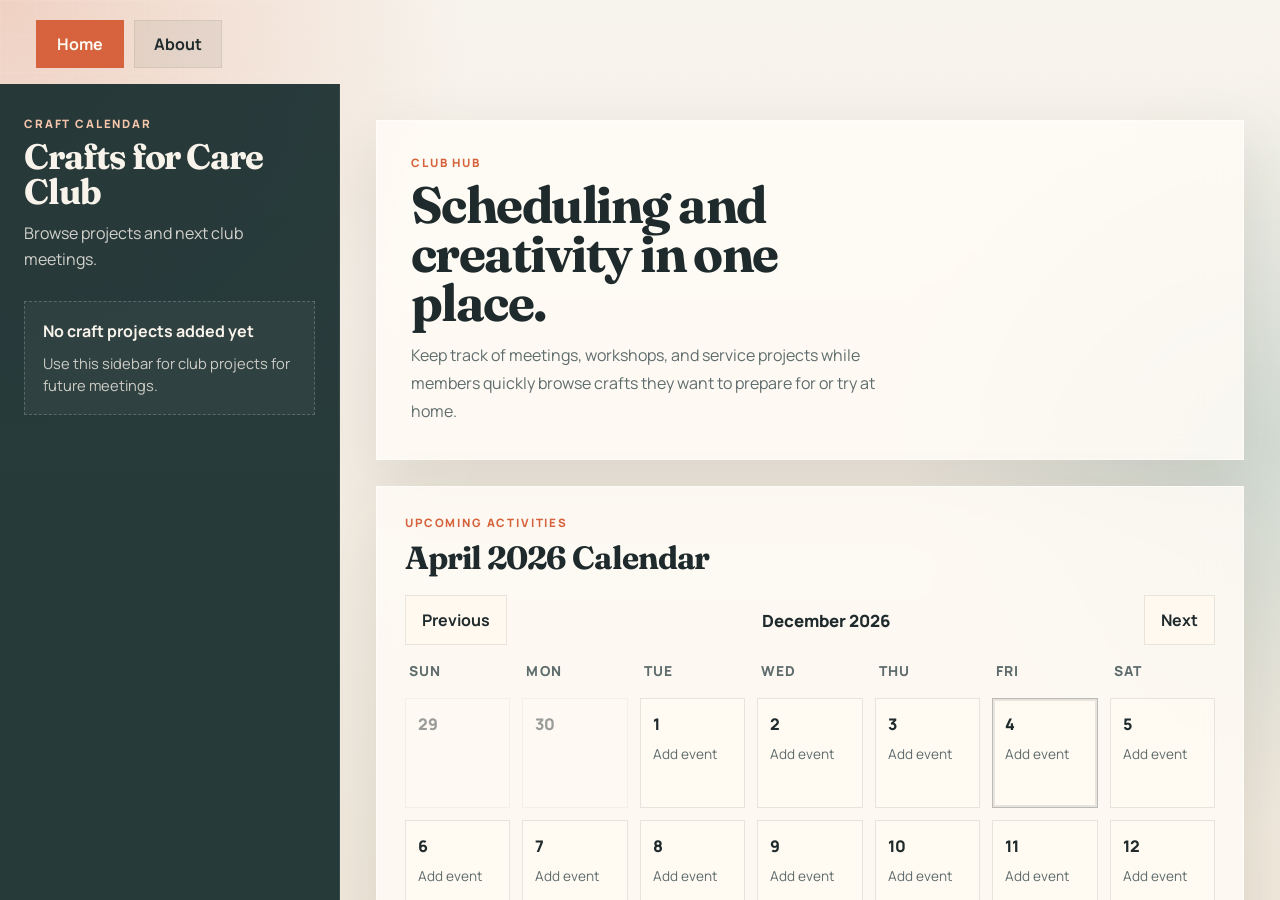
<file: CraftsforCare/index.html>
<!DOCTYPE html>
<html lang="en">
<head>
  <meta charset="UTF-8">
  <meta name="viewport" content="width=device-width, initial-scale=1.0">
  <title>Crafts for Care Club</title>
  <link rel="preconnect" href="https://fonts.googleapis.com">
  <link rel="preconnect" href="https://fonts.gstatic.com" crossorigin>
  <link href="https://fonts.googleapis.com/css2?family=Fraunces:wght@600;700&family=Manrope:wght@400;500;600;700;800&display=swap" rel="stylesheet">
  <link rel="stylesheet" href="styles.css">
</head>
<body>
  <header class="site-header">
    <nav class="site-nav site-nav--top" aria-label="Site navigation">
      <a class="site-nav__link is-active" href="index.html">Home</a>
      <a class="site-nav__link" href="about.html">About</a>
    </nav>
  </header>

  <div class="page-shell">
    <aside class="sidebar">
      <div class="sidebar__header">
        <p class="eyebrow">Craft Calendar</p>
        <h1>Crafts for Care Club</h1>
        <p class="sidebar__intro">
          Browse projects and next club meetings.
        </p>
      </div>

      <div class="craft-list" aria-label="Craft projects">
        <div class="craft-empty">
          <strong>No craft projects added yet</strong>
          <span>Use this sidebar for club projects for future meetings.</span>
        </div>
      </div>
    </aside>

    <main class="main-content">
      <section class="hero">
        <div>
          <p class="eyebrow">Club Hub</p>
          <h2>Scheduling and creativity in one place.</h2>
          <p class="hero__text">
            Keep track of meetings, workshops, and service projects while members quickly browse crafts they want to prepare for or try at home.
          </p>
        </div>
      </section>

      <section class="calendar-panel" aria-labelledby="calendar-title">
        <div class="panel-heading">
          <div>
            <p class="eyebrow">Upcoming Activities</p>
            <h3 id="calendar-title">April 2026 Calendar</h3>
          </div>
        </div>

        <div class="calendar-toolbar">
          <button type="button" class="calendar-nav" id="prevMonth" aria-label="Previous month">Previous</button>
          <p class="calendar-month" id="monthLabel">April 2026</p>
          <button type="button" class="calendar-nav" id="nextMonth" aria-label="Next month">Next</button>
        </div>

        <div class="calendar-grid" id="calendarGrid" role="grid" aria-label="Interactive club calendar"></div>

        <div class="calendar-management">
          <article class="event-detail" id="eventDetail" aria-live="polite">
            <p class="event-detail__eyebrow">Selected date</p>
            <h4>No event yet</h4>
            <p class="event-detail__meta">Choose a day and add your own meeting, workshop, or service activity.</p>
            <p class="event-detail__text">
              Events you create stay in this browser so the club leader can keep the calendar up to date without editing the code.
            </p>
          </article>

          <form class="event-form" id="eventForm">
            <div class="event-form__header">
              <p class="eyebrow">Plan Calendar</p>
              <h4 id="formTitle">Plan event for selected date</h4>
            </div>

            <label>
              Event title
              <input type="text" id="eventTitle" name="title" placeholder="Club meeting or workshop name" required>
            </label>

            <label>
              Time
              <input type="text" id="eventTime" name="time" placeholder="3:30 PM">
            </label>

            <label>
              Location
              <input type="text" id="eventLocation" name="location" placeholder="Room, hall, or campus area">
            </label>

            <label>
              Description
              <textarea id="eventDescription" name="description" rows="4" placeholder="What will members be doing?"></textarea>
            </label>

            <div class="event-form__actions">
              <button type="submit" class="button button--primary">Save event</button>
              <button type="button" class="button button--secondary" id="deleteEvent">Remove event</button>
            </div>
          </form>
        </div>
      </section>

      <section class="comments-panel" aria-labelledby="comments-title">
        <div class="panel-heading">
          <div>
            <p class="eyebrow">Community Comments</p>
            <h3 id="comments-title">Notes From Club Members</h3>
          </div>
        </div>

        <div class="comments-layout">
          <form class="comment-form" id="commentForm">
            <label>
              Name
              <input type="text" id="commentName" name="name" placeholder="Your name" required>
            </label>

            <label>
              Comment
              <textarea id="commentText" name="comment" rows="5" placeholder="Share an idea, reminder, or update for the club." required></textarea>
            </label>

            <div class="event-form__actions">
              <button type="submit" class="button button--primary">Post comment</button>
            </div>
          </form>

          <div class="comment-list" id="commentList" aria-live="polite">
            <article class="comment-empty" id="commentEmpty">
              <strong>No comments yet</strong>
              <span>Club members can leave reminders, ideas, and feedback here.</span>
            </article>
          </div>
        </div>
      </section>
    </main>
  </div>

  <script src="script.js"></script>
</body>
</html>
</file>
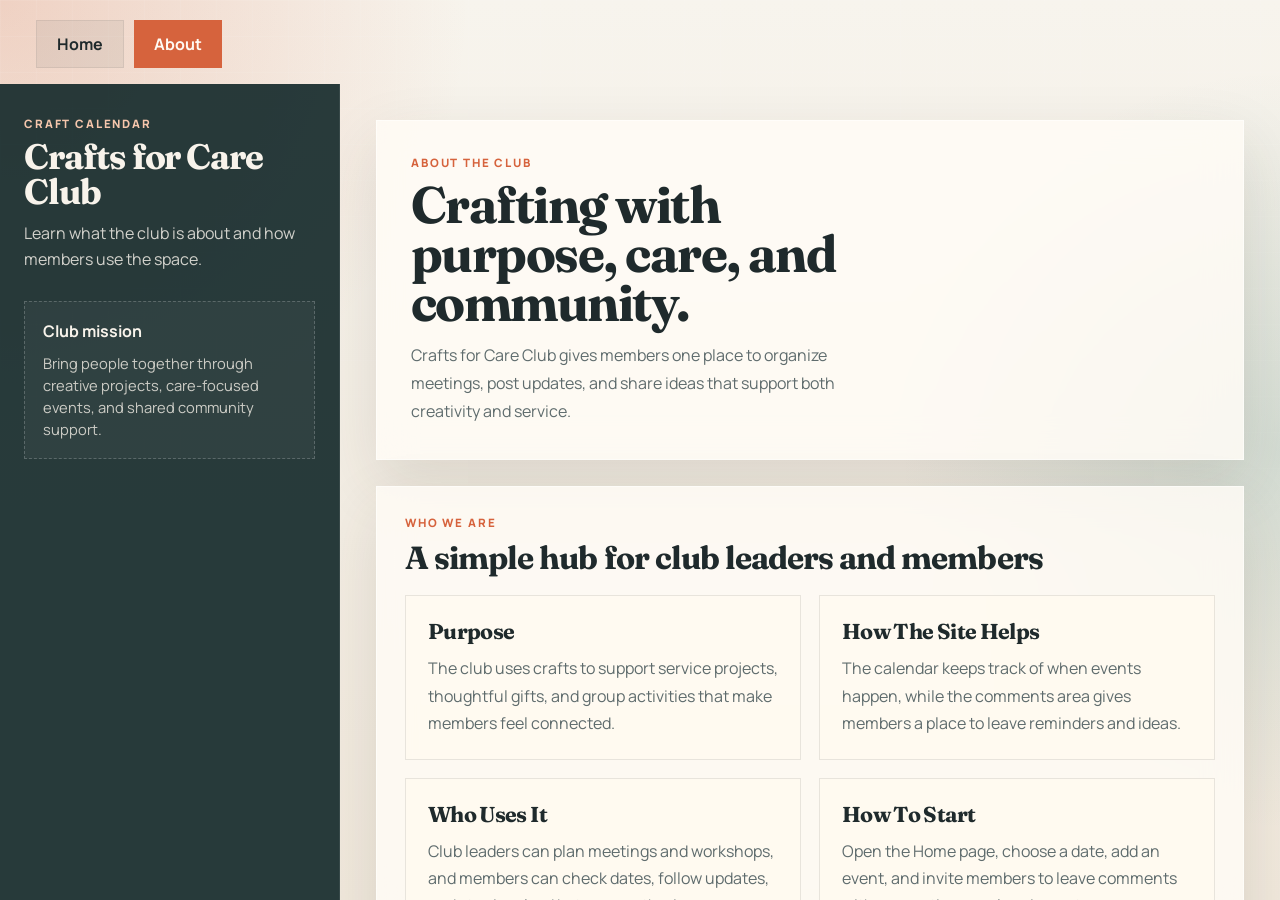
<file: CraftsforCare/about.html>
<!DOCTYPE html>
<html lang="en">
<head>
  <meta charset="UTF-8">
  <meta name="viewport" content="width=device-width, initial-scale=1.0">
  <title>About | Crafts for Care Club</title>
  <link rel="preconnect" href="https://fonts.googleapis.com">
  <link rel="preconnect" href="https://fonts.gstatic.com" crossorigin>
  <link href="https://fonts.googleapis.com/css2?family=Fraunces:wght@600;700&family=Manrope:wght@400;500;600;700;800&display=swap" rel="stylesheet">
  <link rel="stylesheet" href="styles.css">
</head>
<body>
  <header class="site-header">
    <nav class="site-nav site-nav--top" aria-label="Site navigation">
      <a class="site-nav__link" href="index.html">Home</a>
      <a class="site-nav__link is-active" href="about.html">About</a>
    </nav>
  </header>

  <div class="page-shell">
    <aside class="sidebar">
      <div class="sidebar__header">
        <p class="eyebrow">Craft Calendar</p>
        <h1>Crafts for Care Club</h1>
        <p class="sidebar__intro">
          Learn what the club is about and how members use the space.
        </p>
      </div>

      <div class="craft-list">
        <div class="craft-empty">
          <strong>Club mission</strong>
          <span>Bring people together through creative projects, care-focused events, and shared community support.</span>
        </div>
      </div>
    </aside>

    <main class="main-content">
      <header class="hero">
        <div>
          <p class="eyebrow">About The Club</p>
          <h2>Crafting with purpose, care, and community.</h2>
          <p class="hero__text">
            Crafts for Care Club gives members one place to organize meetings, post updates, and share ideas that support both creativity and service.
          </p>
        </div>
      </header>

      <section class="comments-panel about-panel" aria-labelledby="about-title">
        <div class="panel-heading">
          <div>
            <p class="eyebrow">Who We Are</p>
            <h3 id="about-title">A simple hub for club leaders and members</h3>
          </div>
        </div>

        <div class="about-grid">
          <article class="about-card">
            <h4>Purpose</h4>
            <p>The club uses crafts to support service projects, thoughtful gifts, and group activities that make members feel connected.</p>
          </article>

          <article class="about-card">
            <h4>How The Site Helps</h4>
            <p>The calendar keeps track of when events happen, while the comments area gives members a place to leave reminders and ideas.</p>
          </article>

          <article class="about-card">
            <h4>Who Uses It</h4>
            <p>Club leaders can plan meetings and workshops, and members can check dates, follow updates, and stay involved between gatherings.</p>
          </article>

          <article class="about-card">
            <h4>How To Start</h4>
            <p>Open the Home page, choose a date, add an event, and invite members to leave comments with suggestions or planning notes.</p>
          </article>
        </div>
      </section>
    </main>
  </div>
</body>
</html>
</file>
<file: CraftsforCare/styles.css>
:root {
  --bg: #f6f2ea;
  --panel: rgba(255, 252, 246, 0.84);
  --panel-strong: #fffaf1;
  --ink: #1f2a2c;
  --muted: #5f6c6d;
  --line: rgba(31, 42, 44, 0.1);
  --accent: #d6633d;
  --accent-soft: #f5c6ac;
  --teal: #2f7f79;
  --gold: #c49b3a;
  --service: #b5554b;
  --shadow: 0 24px 60px rgba(55, 46, 30, 0.12);
  --header-offset: 84px;
}

* {
  box-sizing: border-box;
}

html {
  height: 100%;
  scroll-behavior: smooth;
}

body {
  height: 100%;
  margin: 0;
  overflow: hidden;
  font-family: "Manrope", sans-serif;
  color: var(--ink);
  background:
    radial-gradient(circle at top left, rgba(214, 99, 61, 0.24), transparent 30%),
    radial-gradient(circle at right center, rgba(47, 127, 121, 0.16), transparent 28%),
    linear-gradient(180deg, #f7f4ed 0%, #f0e8dc 100%);
}

body::before {
  content: "";
  position: fixed;
  inset: 0;
  pointer-events: none;
  background-image:
    linear-gradient(rgba(255, 255, 255, 0.16) 1px, transparent 1px),
    linear-gradient(90deg, rgba(255, 255, 255, 0.14) 1px, transparent 1px);
  background-size: 36px 36px;
  mask-image: linear-gradient(180deg, rgba(0, 0, 0, 0.5), transparent 85%);
}

.site-header {
  position: relative;
  z-index: 2;
  height: var(--header-offset);
  padding: 20px 36px 0;
}

.page-shell {
  display: flex;
  height: calc(100vh - var(--header-offset));
}

.sidebar {
  position: fixed;
  top: var(--header-offset);
  left: 0;
  width: 340px;
  height: calc(100vh - var(--header-offset));
  padding: 32px 24px;
  overflow-y: auto;
  background: rgba(22, 43, 44, 0.92);
  color: #f8f3eb;
  border-right: 1px solid rgba(255, 255, 255, 0.08);
}

.sidebar__header h1,
.hero h2,
.panel-heading h3,
.event-detail h4 {
  font-family: "Fraunces", serif;
  letter-spacing: -0.03em;
}

.sidebar__header h1 {
  margin: 8px 0 12px;
  font-size: 2.2rem;
  line-height: 1;
}

.sidebar__intro {
  margin: 0;
  color: rgba(248, 243, 235, 0.82);
  line-height: 1.6;
}

.eyebrow {
  margin: 0;
  text-transform: uppercase;
  letter-spacing: 0.16em;
  font-size: 0.72rem;
  font-weight: 800;
  color: var(--accent);
}

.sidebar .eyebrow {
  color: var(--accent-soft);
}

.site-nav {
  display: flex;
  gap: 10px;
  margin-top: 24px;
  margin-bottom: 10px;
}

.site-nav--top {
  margin-top: 0;
  margin-bottom: 20px;
}

.site-nav__link {
  display: inline-flex;
  align-items: center;
  justify-content: center;
  min-width: 88px;
  padding: 0.75rem 1rem;
  border-radius: 0;
  text-decoration: none;
  color: #f8f3eb;
  background: rgba(255, 255, 255, 0.08);
  border: 1px solid rgba(255, 255, 255, 0.08);
  font-weight: 700;
  transition: background 180ms ease, transform 180ms ease, border-color 180ms ease;
}

.site-nav__link:hover,
.site-nav__link:focus-visible {
  background: rgba(255, 255, 255, 0.14);
  border-color: rgba(245, 198, 172, 0.44);
  transform: translateY(-1px);
  outline: none;
}

.site-nav__link.is-active {
  background: var(--accent);
  border-color: transparent;
}

.site-nav--top .site-nav__link {
  color: var(--ink);
  background: rgba(31, 42, 44, 0.06);
  border-color: rgba(31, 42, 44, 0.08);
}

.site-nav--top .site-nav__link:hover,
.site-nav--top .site-nav__link:focus-visible {
  background: rgba(31, 42, 44, 0.1);
  border-color: rgba(214, 99, 61, 0.44);
}

.site-nav--top .site-nav__link.is-active {
  color: #fffaf4;
  background: var(--accent);
  border-color: transparent;
}

.craft-list {
  display: grid;
  gap: 14px;
  margin-top: 28px;
}

.craft-card {
  display: grid;
  gap: 8px;
  padding: 16px;
  text-decoration: none;
  color: inherit;
  border: 1px solid rgba(255, 255, 255, 0.08);
  border-radius: 0;
  background: rgba(255, 255, 255, 0.06);
  transition: transform 180ms ease, border-color 180ms ease, background 180ms ease;
}

.craft-card:hover,
.craft-card:focus-visible {
  transform: translateY(-2px);
  border-color: rgba(245, 198, 172, 0.44);
  background: rgba(255, 255, 255, 0.1);
  outline: none;
}

.craft-empty {
  display: grid;
  gap: 10px;
  padding: 18px;
  border: 1px dashed rgba(255, 255, 255, 0.2);
  border-radius: 0;
  background: rgba(255, 255, 255, 0.04);
}

.craft-empty strong {
  font-size: 1rem;
}

.craft-empty span {
  color: rgba(248, 243, 235, 0.78);
  font-size: 0.92rem;
  line-height: 1.5;
}

.craft-card strong {
  font-size: 1rem;
}

.craft-card span:last-child {
  color: rgba(248, 243, 235, 0.78);
  font-size: 0.92rem;
  line-height: 1.5;
}

.craft-card__difficulty,
.tag {
  display: inline-flex;
  align-items: center;
  width: fit-content;
  border-radius: 0;
  padding: 0.3rem 0.75rem;
  font-size: 0.74rem;
  font-weight: 800;
  text-transform: uppercase;
  letter-spacing: 0.08em;
}

.easy {
  background: rgba(126, 197, 163, 0.18);
  color: #20654a;
}

.medium {
  background: rgba(196, 155, 58, 0.2);
  color: #765611;
}

.advanced {
  background: rgba(181, 85, 75, 0.18);
  color: #8a2f25;
}

.sidebar .easy {
  background: rgba(126, 197, 163, 0.22);
  color: #b9f4d7;
}

.sidebar .medium {
  background: rgba(196, 155, 58, 0.22);
  color: #ffe49e;
}

.sidebar .advanced {
  background: rgba(181, 85, 75, 0.22);
  color: #ffc1b8;
}

.main-content {
  margin-left: 340px;
  width: calc(100% - 340px);
  height: calc(100vh - var(--header-offset));
  overflow-y: auto;
  padding: 36px;
}

.hero,
.calendar-panel,
.comments-panel {
  background: var(--panel);
  backdrop-filter: blur(18px);
  border: 1px solid rgba(255, 255, 255, 0.5);
  border-radius: 0;
  box-shadow: var(--shadow);
}

.hero {
  display: grid;
  grid-template-columns: 1.4fr 0.9fr;
  gap: 24px;
  padding: 34px;
  margin-bottom: 26px;
}

.hero h2 {
  margin: 10px 0 14px;
  font-size: clamp(2rem, 4vw, 3.6rem);
  line-height: 0.96;
}

.hero__text {
  max-width: 62ch;
  margin: 0;
  color: var(--muted);
  line-height: 1.75;
}

.hero__stats {
  display: grid;
  gap: 14px;
}

.hero__stats div {
  display: grid;
  gap: 4px;
  padding: 18px 20px;
  border-radius: 0;
  background: var(--panel-strong);
  border: 1px solid var(--line);
}

.hero__stats strong {
  font-size: 2rem;
  font-weight: 800;
}

.hero__stats span {
  color: var(--muted);
}

.calendar-panel,
.comments-panel {
  padding: 28px;
}

.calendar-panel {
  margin-bottom: 26px;
}

.panel-heading {
  display: flex;
  justify-content: space-between;
  align-items: end;
  gap: 18px;
  margin-bottom: 18px;
}

.panel-heading h3 {
  margin: 8px 0 0;
  font-size: 2rem;
}

.dot {
  width: 10px;
  height: 10px;
  border-radius: 0;
  display: inline-block;
}

.dot.workshop {
  background: var(--accent);
}

.dot.meeting {
  background: var(--teal);
}

.dot.service {
  background: var(--service);
}

.calendar-toolbar {
  display: flex;
  align-items: center;
  justify-content: space-between;
  gap: 12px;
  margin-bottom: 16px;
}

.calendar-month {
  margin: 0;
  font-size: 1.05rem;
  font-weight: 800;
}

.calendar-nav {
  border: 1px solid var(--line);
  background: #fff9f0;
  color: var(--ink);
  border-radius: 0;
  padding: 0.8rem 1rem;
  font: inherit;
  font-weight: 700;
  cursor: pointer;
  transition: transform 180ms ease, background 180ms ease;
}

.calendar-nav:hover,
.calendar-nav:focus-visible {
  transform: translateY(-1px);
  background: #fff2df;
  outline: none;
}

.calendar-grid {
  display: grid;
  grid-template-columns: repeat(7, minmax(0, 1fr));
  gap: 12px;
}

.calendar-grid__weekday {
  padding: 0 4px 6px;
  font-size: 0.86rem;
  font-weight: 800;
  text-transform: uppercase;
  letter-spacing: 0.08em;
  color: var(--muted);
}

.calendar-day {
  min-height: 110px;
  padding: 14px 12px;
  border-radius: 0;
  border: 1px solid var(--line);
  background: rgba(255, 250, 241, 0.86);
  text-align: left;
  display: grid;
  align-content: start;
  gap: 10px;
  color: var(--ink);
  font: inherit;
}

button.calendar-day {
  cursor: pointer;
  transition: transform 180ms ease, border-color 180ms ease, box-shadow 180ms ease;
}

button.calendar-day:hover,
button.calendar-day:focus-visible {
  transform: translateY(-2px);
  border-color: rgba(214, 99, 61, 0.4);
  box-shadow: 0 14px 28px rgba(112, 89, 55, 0.12);
  outline: none;
}

.calendar-day__number {
  font-size: 1rem;
  font-weight: 800;
}

.calendar-day__label {
  display: block;
  font-size: 0.85rem;
  line-height: 1.35;
  color: var(--muted);
}

.calendar-day.has-workshop {
  background: linear-gradient(180deg, rgba(214, 99, 61, 0.11), rgba(255, 250, 241, 0.92));
}

.calendar-day.has-meeting {
  background: linear-gradient(180deg, rgba(47, 127, 121, 0.11), rgba(255, 250, 241, 0.92));
}

.calendar-day.has-service {
  background: linear-gradient(180deg, rgba(181, 85, 75, 0.11), rgba(255, 250, 241, 0.92));
}

.calendar-day.is-selected {
  border-color: rgba(31, 42, 44, 0.3);
  box-shadow: inset 0 0 0 2px rgba(31, 42, 44, 0.1);
}

.calendar-day.is-muted {
  opacity: 0.45;
}

.event-detail {
  margin-top: 20px;
  padding: 20px 22px;
  border-radius: 0;
  background: #fff9f0;
  border: 1px solid var(--line);
}

.calendar-management {
  display: grid;
  grid-template-columns: minmax(0, 0.95fr) minmax(0, 1.05fr);
  gap: 18px;
  margin-top: 20px;
}

.calendar-management .event-detail {
  margin-top: 0;
}

.event-detail__eyebrow {
  margin: 0 0 8px;
  text-transform: uppercase;
  letter-spacing: 0.12em;
  font-size: 0.72rem;
  font-weight: 800;
  color: var(--accent);
}

.event-detail h4 {
  margin: 0 0 8px;
  font-size: 1.5rem;
}

.event-detail__meta,
.event-detail__text {
  margin: 0;
  color: var(--muted);
  line-height: 1.7;
}

.event-detail__meta {
  margin-bottom: 8px;
  font-weight: 700;
}

.event-form {
  padding: 20px 22px;
  border-radius: 0;
  border: 1px solid var(--line);
  background: rgba(255, 249, 240, 0.94);
  display: grid;
  gap: 14px;
}

.event-form__header h4 {
  margin: 8px 0 0;
  font-family: "Fraunces", serif;
  font-size: 1.5rem;
  letter-spacing: -0.03em;
}

.event-form label {
  display: grid;
  gap: 8px;
  font-size: 0.95rem;
  font-weight: 700;
  color: var(--ink);
}

.event-form__row {
  display: grid;
  grid-template-columns: repeat(2, minmax(0, 1fr));
  gap: 14px;
}

.event-form input,
.event-form select,
.event-form textarea {
  width: 100%;
  border: 1px solid rgba(31, 42, 44, 0.16);
  border-radius: 0;
  background: #fffdf8;
  padding: 0.9rem 1rem;
  font: inherit;
  color: var(--ink);
}

.event-form textarea {
  resize: vertical;
  min-height: 120px;
}

.event-form input:focus,
.event-form select:focus,
.event-form textarea:focus {
  outline: 2px solid rgba(214, 99, 61, 0.18);
  border-color: rgba(214, 99, 61, 0.44);
}

.event-form__actions {
  display: flex;
  flex-wrap: wrap;
  gap: 12px;
}

.button {
  border: 0;
  border-radius: 0;
  padding: 0.9rem 1.2rem;
  font: inherit;
  font-weight: 800;
  cursor: pointer;
  transition: transform 180ms ease, opacity 180ms ease, background 180ms ease;
}

.button:hover,
.button:focus-visible {
  transform: translateY(-1px);
  outline: none;
}

.button--primary {
  background: var(--accent);
  color: #fffaf4;
}

.button--primary:hover,
.button--primary:focus-visible {
  background: #c85531;
}

.button--secondary {
  background: rgba(31, 42, 44, 0.08);
  color: var(--ink);
}

.button--secondary:hover,
.button--secondary:focus-visible {
  background: rgba(31, 42, 44, 0.14);
}

.button:disabled {
  cursor: not-allowed;
  opacity: 0.45;
  transform: none;
}

.comments-layout {
  display: grid;
  grid-template-columns: minmax(0, 0.9fr) minmax(0, 1.1fr);
  gap: 18px;
}

.comment-form,
.comment-card,
.comment-empty {
  padding: 22px;
  border-radius: 0;
  border: 1px solid var(--line);
  background: rgba(255, 249, 240, 0.84);
}

.comment-form {
  display: grid;
  gap: 14px;
}

.comment-form label {
  display: grid;
  gap: 8px;
  font-size: 0.95rem;
  font-weight: 700;
  color: var(--ink);
}

.comment-form input,
.comment-form textarea {
  width: 100%;
  border: 1px solid rgba(31, 42, 44, 0.16);
  border-radius: 0;
  background: #fffdf8;
  padding: 0.9rem 1rem;
  font: inherit;
  color: var(--ink);
}

.comment-form textarea {
  resize: vertical;
  min-height: 140px;
}

.comment-form input:focus,
.comment-form textarea:focus {
  outline: 2px solid rgba(214, 99, 61, 0.18);
  border-color: rgba(214, 99, 61, 0.44);
}

.comment-list {
  display: grid;
  gap: 14px;
}

.comment-card__top {
  display: flex;
  justify-content: space-between;
  gap: 12px;
  margin-bottom: 10px;
  color: var(--muted);
}

.comment-card__top strong {
  color: var(--ink);
}

.comment-card p,
.comment-empty span {
  margin: 0;
  color: var(--muted);
  line-height: 1.7;
}

.comment-card__text {
  margin-bottom: 14px;
}

.comment-card__actions {
  display: flex;
  gap: 10px;
  margin-top: 10px;
}

.comment-replies {
  display: grid;
  gap: 12px;
  margin-top: 16px;
  padding-top: 16px;
  padding-left: 18px;
  border-top: 1px solid rgba(31, 42, 44, 0.1);
  border-left: 2px solid rgba(31, 42, 44, 0.12);
}

.comment-reply {
  padding: 16px 18px;
  border: 1px solid rgba(31, 42, 44, 0.1);
  background: rgba(255, 252, 246, 0.92);
}

.comment-reply__top {
  display: flex;
  justify-content: space-between;
  gap: 12px;
  margin-bottom: 8px;
  color: var(--muted);
}

.comment-reply__top strong {
  color: var(--ink);
}

.comment-reply p {
  margin: 0;
  color: var(--muted);
  line-height: 1.7;
}

.reply-form {
  display: grid;
  gap: 12px;
  margin-top: 16px;
  padding-top: 16px;
  border-top: 1px solid rgba(31, 42, 44, 0.1);
}

.reply-form label {
  display: grid;
  gap: 8px;
  font-size: 0.92rem;
  font-weight: 700;
  color: var(--ink);
}

.reply-form input,
.reply-form textarea {
  width: 100%;
  border: 1px solid rgba(31, 42, 44, 0.16);
  background: #fffdf8;
  padding: 0.85rem 1rem;
  font: inherit;
  color: var(--ink);
}

.reply-form textarea {
  resize: vertical;
  min-height: 100px;
}

.reply-form input:focus,
.reply-form textarea:focus {
  outline: 2px solid rgba(214, 99, 61, 0.18);
  border-color: rgba(214, 99, 61, 0.44);
}

.reply-form__actions {
  display: flex;
  flex-wrap: wrap;
  gap: 10px;
}

.reply-form__button,
.comment-reply-toggle,
.reply-cancel {
  padding: 0.7rem 1rem;
}

.comment-empty {
  display: grid;
  gap: 8px;
  border-style: dashed;
}

.about-panel {
  padding: 28px;
}

.about-grid {
  display: grid;
  grid-template-columns: repeat(2, minmax(0, 1fr));
  gap: 18px;
}

.about-card {
  padding: 22px;
  border-radius: 0;
  border: 1px solid var(--line);
  background: rgba(255, 249, 240, 0.84);
}

.about-card h4 {
  margin: 0 0 10px;
  font-family: "Fraunces", serif;
  font-size: 1.35rem;
  letter-spacing: -0.03em;
}

.about-card p {
  margin: 0;
  color: var(--muted);
  line-height: 1.7;
}

@media (max-width: 1120px) {
  :root {
    --header-offset: 80px;
  }

  .site-header {
    padding: 18px 24px 0;
  }

  .sidebar {
    position: static;
    width: 100%;
    height: auto;
    border-right: 0;
    border-bottom: 1px solid rgba(255, 255, 255, 0.08);
  }

  .page-shell {
    display: block;
    height: calc(100vh - var(--header-offset));
    overflow-y: auto;
  }

  .main-content {
    width: 100%;
    height: auto;
    margin-left: 0;
    overflow: visible;
    padding: 24px;
  }

  .hero {
    grid-template-columns: 1fr;
  }
}

@media (max-width: 820px) {
  :root {
    --header-offset: 80px;
  }

  .site-header {
    padding: 18px 18px 0;
  }

  .main-content,
  .sidebar {
    padding: 18px;
  }

  .calendar-panel,
  .comments-panel,
  .hero {
    padding: 20px;
    border-radius: 0;
  }

  .panel-heading,
  .calendar-toolbar,
  .site-nav {
    display: grid;
    gap: 10px;
  }

  .calendar-grid {
    gap: 8px;
  }

  .calendar-day {
    min-height: 92px;
    padding: 10px;
    border-radius: 0;
  }

  .calendar-management,
  .comments-layout,
  .about-grid,
  .event-form__row {
    grid-template-columns: 1fr;
  }
}

@media (max-width: 640px) {
  .calendar-grid {
    grid-template-columns: repeat(2, minmax(0, 1fr));
  }

  .calendar-grid__weekday {
    display: none;
  }

  .calendar-day {
    min-height: 104px;
  }
}
</file>
